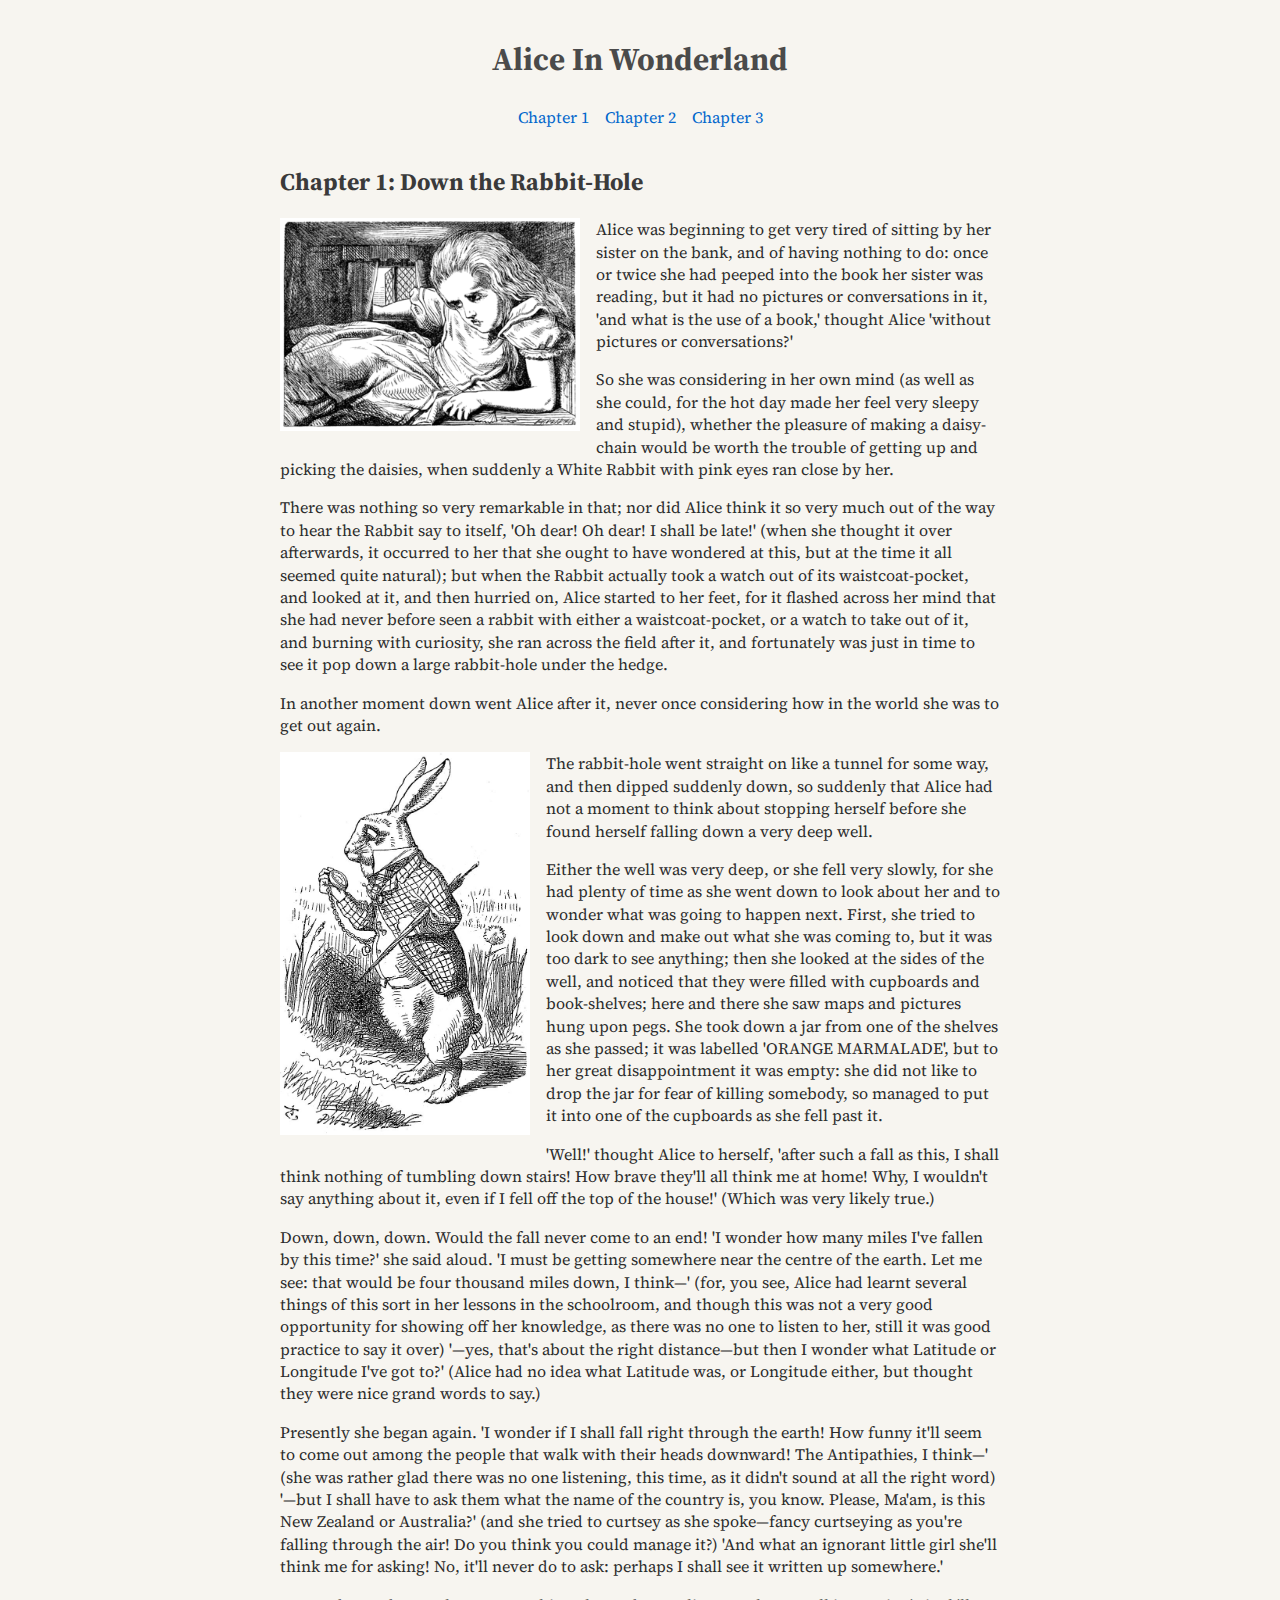
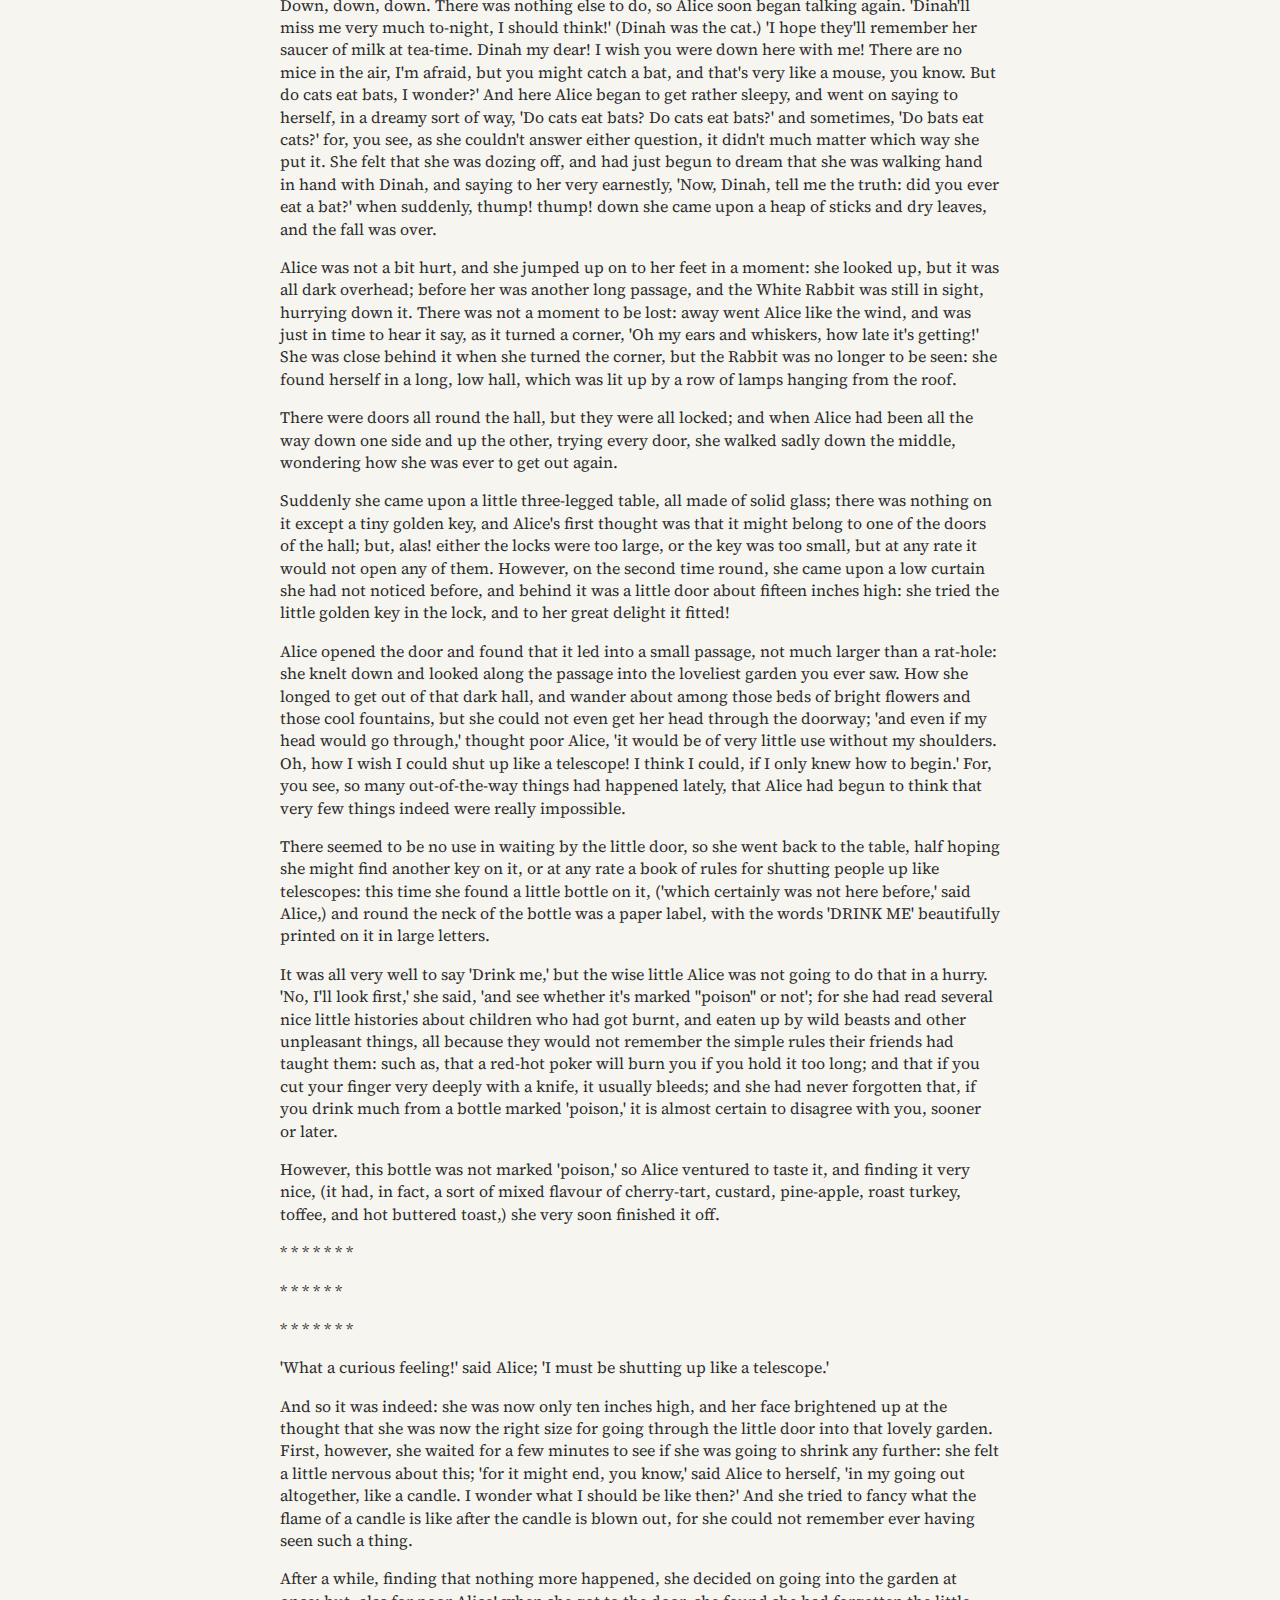
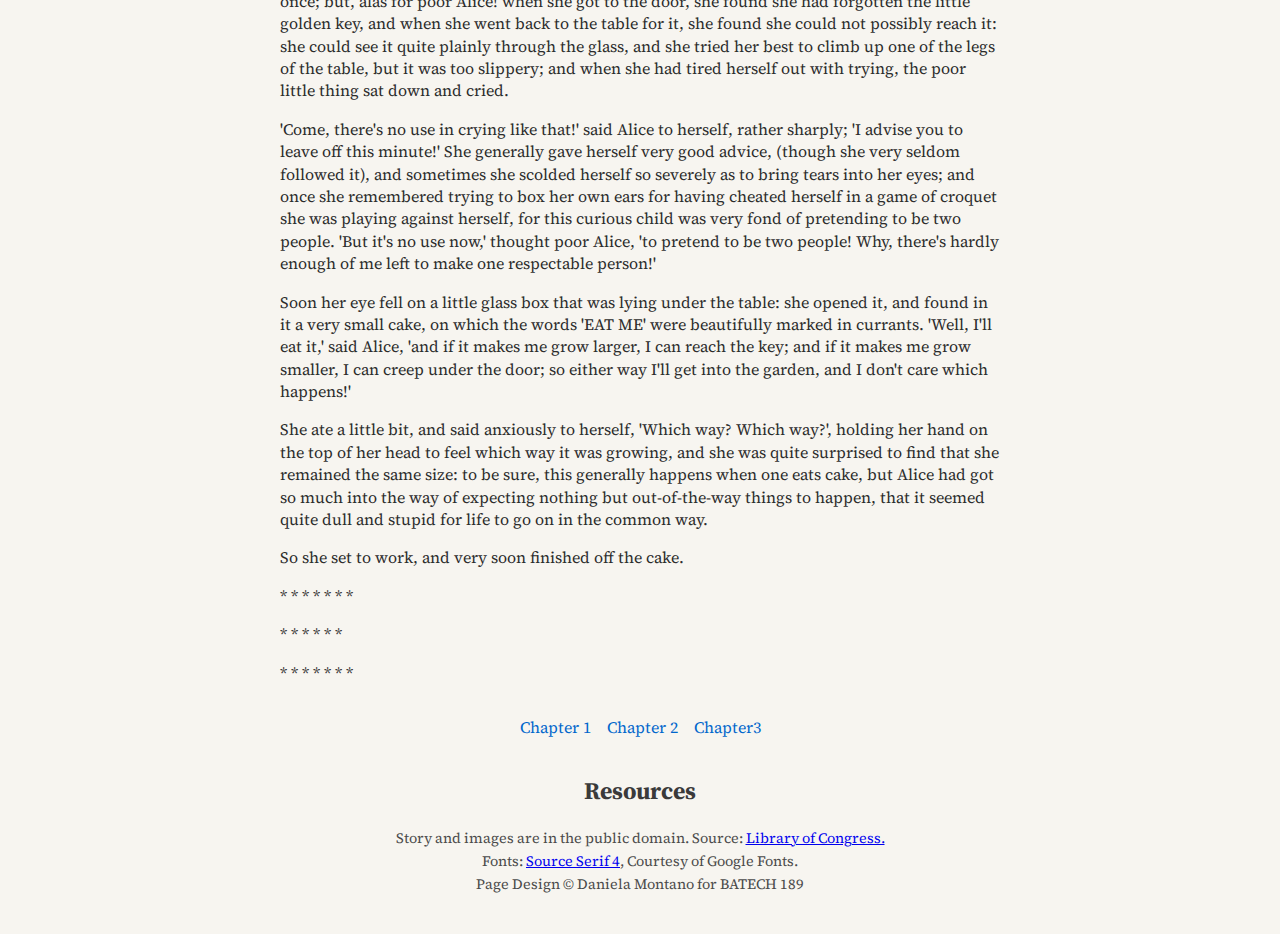
<file: index.html>
<!DOCTYPE html>
<html lang="en">
    <head>
        <meta charset="UTF-8" />
        <title>BATECH 189 Project 4 - Daniela Montano</title>
        <link rel="stylesheet" href="style.css">
        <link rel="preconnect" href="https://fonts.googleapis.com">
        <link rel="preconnect" href="https://fonts.gstatic.com" crossorigin>
        <link href="https://fonts.googleapis.com/css2?family=Source+Serif+4:ital,opsz,wght@0,8..60,200..900;1,8..60,200..900&display=swap" rel="stylesheet">
    </head>
    <body>
    <header>
    <h1>Alice In Wonderland</h1>
</header>

<nav>
    <a href="index.html">Chapter 1</a>
    <a href="chapter2.html">Chapter 2</a>
    <a href="chapter3.html">Chapter 3</a>
</nav>

<main>
    <h2>Chapter 1: Down the Rabbit-Hole</h2>
    <img src="alice_1.png" width="300" alt="Alice lying down" class="float-left">
    <p>Alice was beginning to get very tired of sitting by her sister on the bank, and of having nothing to do: once or twice she had peeped into the book her sister was reading, but it had no pictures or conversations in it, 'and what is the use of a book,' thought Alice 'without pictures or conversations?'</p>
<p>So she was considering in her own mind (as well as she could, for the hot day made her feel very sleepy and stupid), whether the pleasure of making a daisy-chain would be worth the trouble of getting up and picking the daisies, when suddenly a White Rabbit with pink eyes ran close by her.</p>
    <p>There was nothing so very remarkable in that; nor did Alice think it so very much out of the way to hear the Rabbit say to itself, 'Oh dear! Oh dear! I shall be late!' (when she thought it over afterwards, it occurred to her that she ought to have wondered at this, but at the time it all seemed quite natural); but when the Rabbit actually took a watch out of its waistcoat-pocket, and looked at it, and then hurried on, Alice started to her feet, for it flashed across her mind that she had never before seen a rabbit with either a waistcoat-pocket, or a watch to take out of it, and burning with curiosity, she ran across the field after it, and fortunately was just in time to see it pop down a large rabbit-hole under the hedge.</p>
<p>In another moment down went Alice after it, never once considering how in the world she was to get out again.</p>
    <img src="alice_1.jpg" width="250" alt="The White Rabbit" class="float-left">
    <p>The rabbit-hole went straight on like a tunnel for some way, and then dipped suddenly down, so suddenly that Alice had not a moment to think about stopping herself before she found herself falling down a very deep well.</p>
    <p>Either the well was very deep, or she fell very slowly, for she had plenty of time as she went down to look about her and to wonder what was going to happen next. First, she tried to look down and make out what she was coming to, but it was too dark to see anything; then she looked at the sides of the well, and noticed that they were filled with cupboards and book-shelves; here and there she saw maps and pictures hung upon pegs. She took down a jar from one of the shelves as she passed; it was labelled 'ORANGE MARMALADE', but to her great disappointment it was empty: she did not like to drop the jar for fear of killing somebody, so managed to put it into one of the cupboards as she fell past it.</p>
    <p>'Well!' thought Alice to herself, 'after such a fall as this, I shall think nothing of tumbling down stairs! How brave they'll all think me at home! Why, I wouldn't say anything about it, even if I fell off the top of the house!' (Which was very likely true.)</p>
    <p>Down, down, down. Would the fall never come to an end! 'I wonder how many miles I've fallen by this time?' she said aloud. 'I must be getting somewhere near the centre of the earth. Let me see: that would be four thousand miles down, I think—' (for, you see, Alice had learnt several things of this sort in her lessons in the schoolroom, and though this was not a very good opportunity for showing off her knowledge, as there was no one to listen to her, still it was good practice to say it over) '—yes, that's about the right distance—but then I wonder what Latitude or Longitude I've got to?' (Alice had no idea what Latitude was, or Longitude either, but thought they were nice grand words to say.)</p>
    <p>Presently she began again. 'I wonder if I shall fall right through the earth! How funny it'll seem to come out among the people that walk with their heads downward! The Antipathies, I think—' (she was rather glad there was no one listening, this time, as it didn't sound at all the right word) '—but I shall have to ask them what the name of the country is, you know. Please, Ma'am, is this New Zealand or Australia?' (and she tried to curtsey as she spoke—fancy curtseying as you're falling through the air! Do you think you could manage it?) 'And what an ignorant little girl she'll think me for asking! No, it'll never do to ask: perhaps I shall see it written up somewhere.'</p>
    <p>Down, down, down. There was nothing else to do, so Alice soon began talking again. 'Dinah'll miss me very much to-night, I should think!' (Dinah was the cat.) 'I hope they'll remember her saucer of milk at tea-time. Dinah my dear! I wish you were down here with me! There are no mice in the air, I'm afraid, but you might catch a bat, and that's very like a mouse, you know. But do cats eat bats, I wonder?' And here Alice began to get rather sleepy, and went on saying to herself, in a dreamy sort of way, 'Do cats eat bats? Do cats eat bats?' and sometimes, 'Do bats eat cats?' for, you see, as she couldn't answer either question, it didn't much matter which way she put it. She felt that she was dozing off, and had just begun to dream that she was walking hand in hand with Dinah, and saying to her very earnestly, 'Now, Dinah, tell me the truth: did you ever eat a bat?' when suddenly, thump! thump! down she came upon a heap of sticks and dry leaves, and the fall was over.</p>
    <p>Alice was not a bit hurt, and she jumped up on to her feet in a moment: she looked up, but it was all dark overhead; before her was another long passage, and the White Rabbit was still in sight, hurrying down it. There was not a moment to be lost: away went Alice like the wind, and was just in time to hear it say, as it turned a corner, 'Oh my ears and whiskers, how late it's getting!' She was close behind it when she turned the corner, but the Rabbit was no longer to be seen: she found herself in a long, low hall, which was lit up by a row of lamps hanging from the roof.</p>
<p>There were doors all round the hall, but they were all locked; and when Alice had been all the way down one side and up the other, trying every door, she walked sadly down the middle, wondering how she was ever to get out again.</p>
<p>Suddenly she came upon a little three-legged table, all made of solid glass; there was nothing on it except a tiny golden key, and Alice's first thought was that it might belong to one of the doors of the hall; but, alas! either the locks were too large, or the key was too small, but at any rate it would not open any of them. However, on the second time round, she came upon a low curtain she had not noticed before, and behind it was a little door about fifteen inches high: she tried the little golden key in the lock, and to her great delight it fitted!</p>
    <p>Alice opened the door and found that it led into a small passage, not much larger than a rat-hole: she knelt down and looked along the passage into the loveliest garden you ever saw. How she longed to get out of that dark hall, and wander about among those beds of bright flowers and those cool fountains, but she could not even get her head through the doorway; 'and even if my head would go through,' thought poor Alice, 'it would be of very little use without my shoulders. Oh, how I wish I could shut up like a telescope! I think I could, if I only knew how to begin.' For, you see, so many out-of-the-way things had happened lately, that Alice had begun to think that very few things indeed were really impossible.</p>
    <p>There seemed to be no use in waiting by the little door, so she went back to the table, half hoping she might find another key on it, or at any rate a book of rules for shutting people up like telescopes: this time she found a little bottle on it, ('which certainly was not here before,' said Alice,) and round the neck of the bottle was a paper label, with the words 'DRINK ME' beautifully printed on it in large letters.</p>
<p>It was all very well to say 'Drink me,' but the wise little Alice was not going to do that in a hurry. 'No, I'll look first,' she said, 'and see whether it's marked "poison" or not'; for she had read several nice little histories about children who had got burnt, and eaten up by wild beasts and other unpleasant things, all because they would not remember the simple rules their friends had taught them: such as, that a red-hot poker will burn you if you hold it too long; and that if you cut your finger very deeply with a knife, it usually bleeds; and she had never forgotten that, if you drink much from a bottle marked 'poison,' it is almost certain to disagree with you, sooner or later.</p>
 <p>However, this bottle was not marked 'poison,' so Alice ventured to taste it, and finding it very nice, (it had, in fact, a sort of mixed flavour of cherry-tart, custard, pine-apple, roast turkey, toffee, and hot buttered toast,) she very soon finished it off.</p>
    <p> *    *    *    *    *    *    *</p>

    <p>*    *    *    *    *    *</p>

  <p>  *    *    *    *    *    *    *</p>
    <p>'What a curious feeling!' said Alice; 'I must be shutting up like a telescope.'</p>
    <p>And so it was indeed: she was now only ten inches high, and her face brightened up at the thought that she was now the right size for going through the little door into that lovely garden. First, however, she waited for a few minutes to see if she was going to shrink any further: she felt a little nervous about this; 'for it might end, you know,' said Alice to herself, 'in my going out altogether, like a candle. I wonder what I should be like then?' And she tried to fancy what the flame of a candle is like after the candle is blown out, for she could not remember ever having seen such a thing.</p>
    <p>After a while, finding that nothing more happened, she decided on going into the garden at once; but, alas for poor Alice! when she got to the door, she found she had forgotten the little golden key, and when she went back to the table for it, she found she could not possibly reach it: she could see it quite plainly through the glass, and she tried her best to climb up one of the legs of the table, but it was too slippery; and when she had tired herself out with trying, the poor little thing sat down and cried.</p>
    <p>'Come, there's no use in crying like that!' said Alice to herself, rather sharply; 'I advise you to leave off this minute!' She generally gave herself very good advice, (though she very seldom followed it), and sometimes she scolded herself so severely as to bring tears into her eyes; and once she remembered trying to box her own ears for having cheated herself in a game of croquet she was playing against herself, for this curious child was very fond of pretending to be two people. 'But it's no use now,' thought poor Alice, 'to pretend to be two people! Why, there's hardly enough of me left to make one respectable person!'</p>
    <p>Soon her eye fell on a little glass box that was lying under the table: she opened it, and found in it a very small cake, on which the words 'EAT ME' were beautifully marked in currants. 'Well, I'll eat it,' said Alice, 'and if it makes me grow larger, I can reach the key; and if it makes me grow smaller, I can creep under the door; so either way I'll get into the garden, and I don't care which happens!'</p>
<p>She ate a little bit, and said anxiously to herself, 'Which way? Which way?', holding her hand on the top of her head to feel which way it was growing, and she was quite surprised to find that she remained the same size: to be sure, this generally happens when one eats cake, but Alice had got so much into the way of expecting nothing but out-of-the-way things to happen, that it seemed quite dull and stupid for life to go on in the common way.</p>
   <p> So she set to work, and very soon finished off the cake. </p>
    <p>*    *    *    *    *    *    *</p>

    <p> *    *    *    *    *    *</p>

  <p>*    *    *    *    *    *    *</p>
    
    <nav class="bottom">
    <a href="index.html">Chapter 1</a>
    <a href="chapter2.html">Chapter 2</a>
    <a href="chapter3.html">Chapter3</a>   
       </nav>
</main>

        

<footer>
    <h2>Resources</h2>
    <p>
     Story and images are in the public domain. Source:
        <a href="https://www.loc.gov/item/12031272" target="_blank">Library of Congress.</a>
    </p>
    <p>
    Fonts: <a href="https://fonts.google.com/selection/embed" target="_blank">Source Serif 4</a>, Courtesy of Google Fonts.
    </p>
    <p>
    Page Design &copy; Daniela Montano for BATECH 189
    </p>
</footer>
    </body>
</html>
</file>
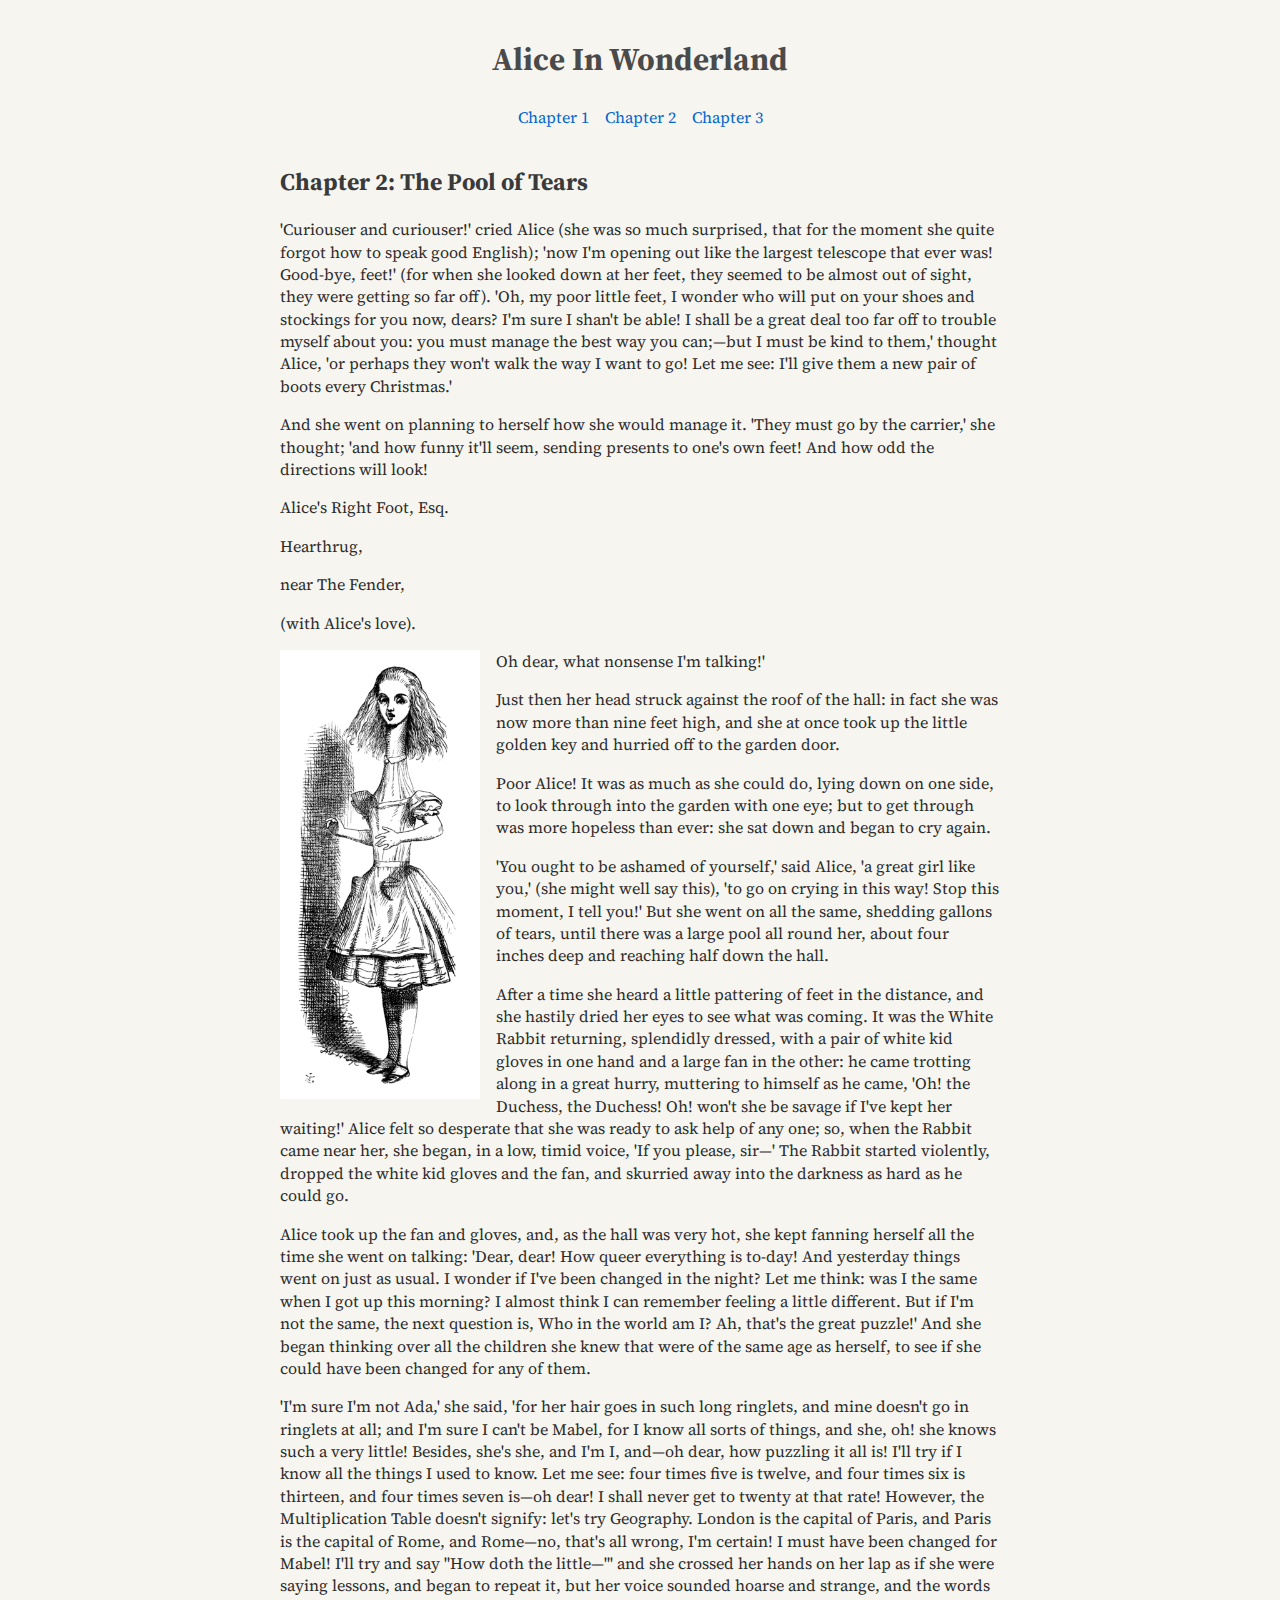
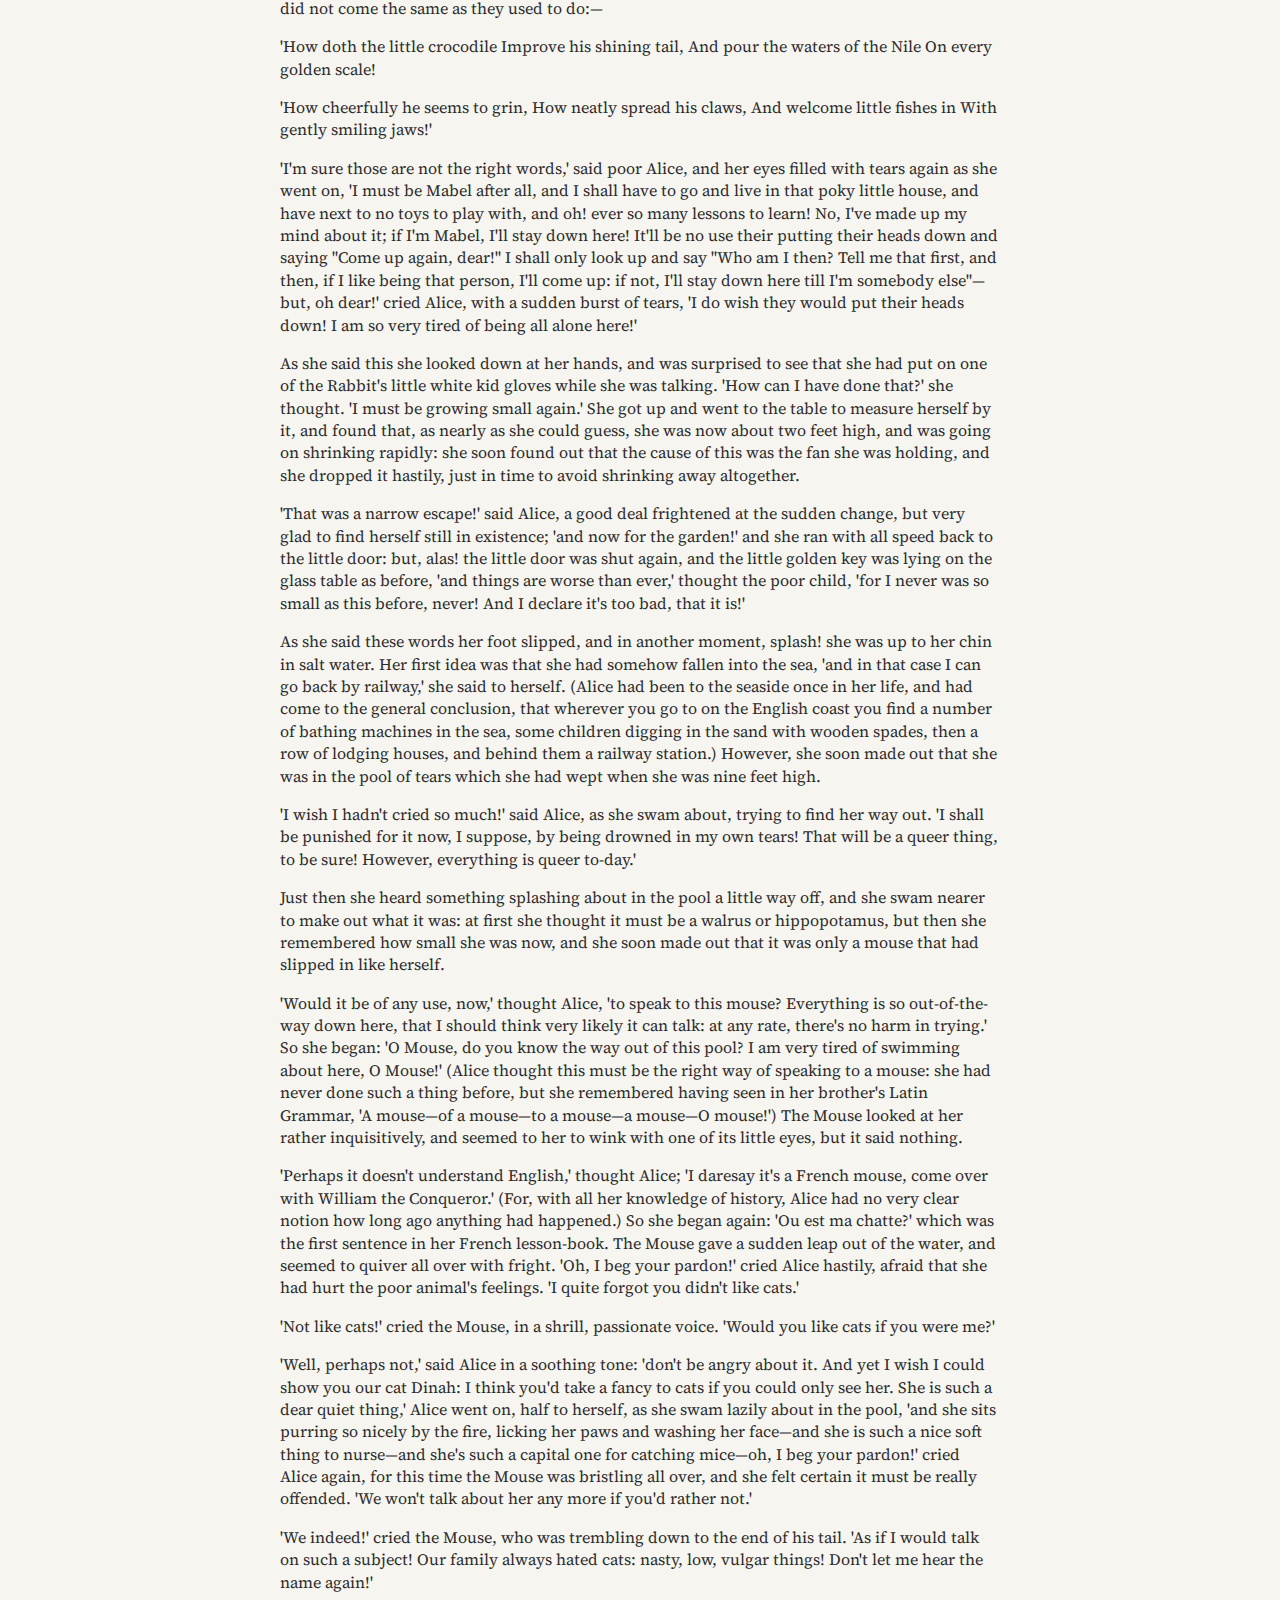
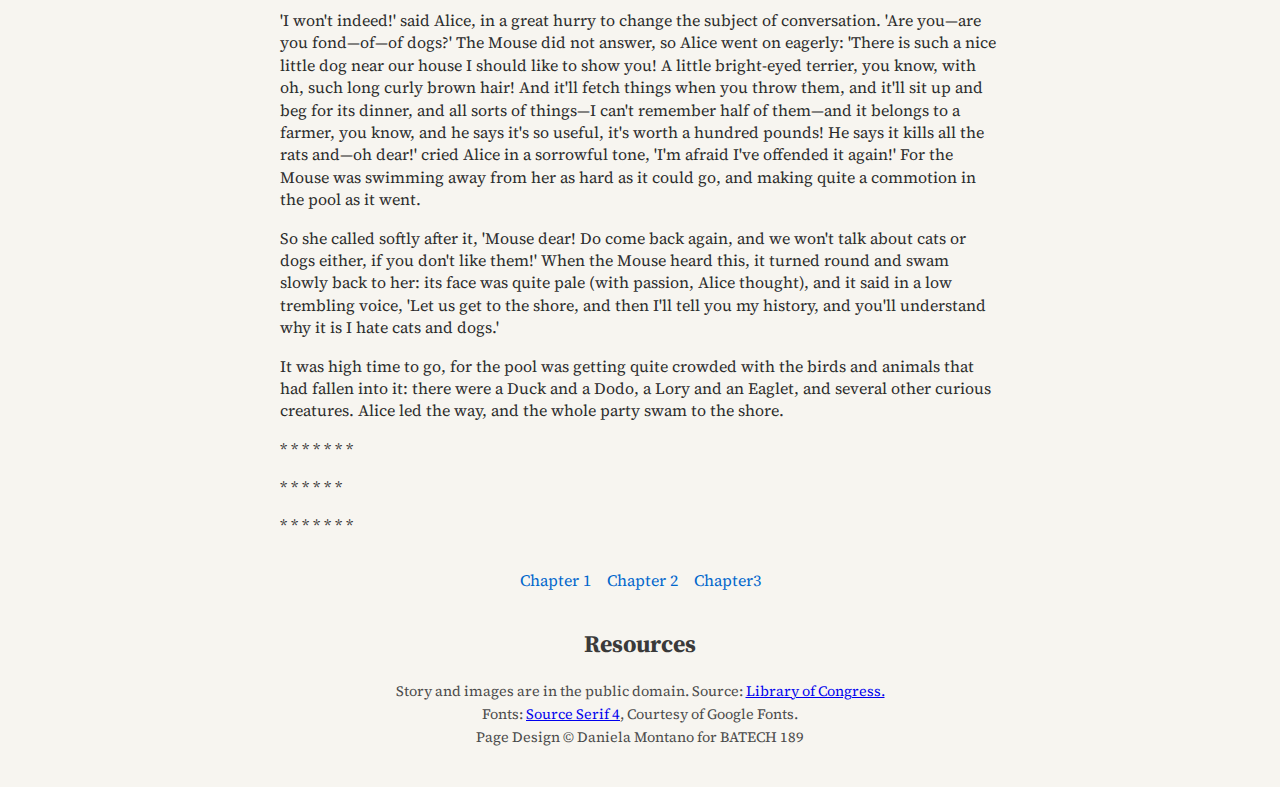
<file: chapter2.html>
<!DOCTYPE html>
<html lang="en">
    <head>
        <meta charset="UTF-8" />
        <title>BATECH 189 Project 4 - Daniela Montano</title>
        <link rel="stylesheet" href="style.css">
    <link rel="preconnect" href="https://fonts.googleapis.com">
<link rel="preconnect" href="https://fonts.gstatic.com" crossorigin>
<link href="https://fonts.googleapis.com/css2?family=Source+Serif+4:ital,opsz,wght@0,8..60,200..900;1,8..60,200..900&display=swap" rel="stylesheet">
    </head>
    <body>
    <header>
    <h1>Alice In Wonderland</h1>
</header>

<nav>
    <a href="index.html">Chapter 1</a>
    <a href="chapter2.html">Chapter 2</a>
    <a href="chapter3.html">Chapter 3</a>
</nav>

<main>
    <h2>Chapter 2: The Pool of Tears</h2>
    <p>
    'Curiouser and curiouser!' cried Alice (she was so much surprised, that for the moment she quite forgot how to speak good English); 'now I'm opening out like the largest telescope that ever was! Good-bye, feet!' (for when she looked down at her feet, they seemed to be almost out of sight, they were getting so far off). 'Oh, my poor little feet, I wonder who will put on your shoes and stockings for you now, dears? I'm sure I shan't be able! I shall be a great deal too far off to trouble myself about you: you must manage the best way you can;—but I must be kind to them,' thought Alice, 'or perhaps they won't walk the way I want to go! Let me see: I'll give them a new pair of boots every Christmas.'</p>
<p>And she went on planning to herself how she would manage it. 'They must go by the carrier,' she thought; 'and how funny it'll seem, sending presents to one's own feet! And how odd the directions will look!</p>
    <p>Alice's Right Foot, Esq.</p>
    <p>  Hearthrug,</p>
    <p>near The Fender,</p>
    <p> (with Alice's love).</p>
        
    <img src="alice_ch2.png" width="200" alt="Alice with extended neck" class="float-left">
        
    <p>Oh dear, what nonsense I'm talking!'</p>
<p>Just then her head struck against the roof of the hall: in fact she was now more than nine feet high, and she at once took up the little golden key and hurried off to the garden door.</p>
<p>Poor Alice! It was as much as she could do, lying down on one side, to look through into the garden with one eye; but to get through was more hopeless than ever: she sat down and began to cry again.</p>
<p>'You ought to be ashamed of yourself,' said Alice, 'a great girl like you,' (she might well say this), 'to go on crying in this way! Stop this moment, I tell you!' But she went on all the same, shedding gallons of tears, until there was a large pool all round her, about four inches deep and reaching half down the hall.</p>
<p>After a time she heard a little pattering of feet in the distance, and she hastily dried her eyes to see what was coming. It was the White Rabbit returning, splendidly dressed, with a pair of white kid gloves in one hand and a large fan in the other: he came trotting along in a great hurry, muttering to himself as he came, 'Oh! the Duchess, the Duchess! Oh! won't she be savage if I've kept her waiting!' Alice felt so desperate that she was ready to ask help of any one; so, when the Rabbit came near her, she began, in a low, timid voice, 'If you please, sir—' The Rabbit started violently, dropped the white kid gloves and the fan, and skurried away into the darkness as hard as he could go.</p>
<p>Alice took up the fan and gloves, and, as the hall was very hot, she kept fanning herself all the time she went on talking: 'Dear, dear! How queer everything is to-day! And yesterday things went on just as usual. I wonder if I've been changed in the night? Let me think: was I the same when I got up this morning? I almost think I can remember feeling a little different. But if I'm not the same, the next question is, Who in the world am I? Ah, that's the great puzzle!' And she began thinking over all the children she knew that were of the same age as herself, to see if she could have been changed for any of them.</p>
<p>'I'm sure I'm not Ada,' she said, 'for her hair goes in such long ringlets, and mine doesn't go in ringlets at all; and I'm sure I can't be Mabel, for I know all sorts of things, and she, oh! she knows such a very little! Besides, she's she, and I'm I, and—oh dear, how puzzling it all is! I'll try if I know all the things I used to know. Let me see: four times five is twelve, and four times six is thirteen, and four times seven is—oh dear! I shall never get to twenty at that rate! However, the Multiplication Table doesn't signify: let's try Geography. London is the capital of Paris, and Paris is the capital of Rome, and Rome—no, that's all wrong, I'm certain! I must have been changed for Mabel! I'll try and say "How doth the little—"' and she crossed her hands on her lap as if she were saying lessons, and began to repeat it, but her voice sounded hoarse and strange, and the words did not come the same as they used to do:—</p>
     <p>'How doth the little crocodile
      Improve his shining tail,
     And pour the waters of the Nile
         On every golden scale!</p>

     <p>'How cheerfully he seems to grin,
      How neatly spread his claws,
     And welcome little fishes in
         With gently smiling jaws!'</p>
<p>'I'm sure those are not the right words,' said poor Alice, and her eyes filled with tears again as she went on, 'I must be Mabel after all, and I shall have to go and live in that poky little house, and have next to no toys to play with, and oh! ever so many lessons to learn! No, I've made up my mind about it; if I'm Mabel, I'll stay down here! It'll be no use their putting their heads down and saying "Come up again, dear!" I shall only look up and say "Who am I then? Tell me that first, and then, if I like being that person, I'll come up: if not, I'll stay down here till I'm somebody else"—but, oh dear!' cried Alice, with a sudden burst of tears, 'I do wish they would put their heads down! I am so very tired of being all alone here!'</p>
<p>As she said this she looked down at her hands, and was surprised to see that she had put on one of the Rabbit's little white kid gloves while she was talking. 'How can I have done that?' she thought. 'I must be growing small again.' She got up and went to the table to measure herself by it, and found that, as nearly as she could guess, she was now about two feet high, and was going on shrinking rapidly: she soon found out that the cause of this was the fan she was holding, and she dropped it hastily, just in time to avoid shrinking away altogether.</p>
<p>'That was a narrow escape!' said Alice, a good deal frightened at the sudden change, but very glad to find herself still in existence; 'and now for the garden!' and she ran with all speed back to the little door: but, alas! the little door was shut again, and the little golden key was lying on the glass table as before, 'and things are worse than ever,' thought the poor child, 'for I never was so small as this before, never! And I declare it's too bad, that it is!'</p>
<p>As she said these words her foot slipped, and in another moment, splash! she was up to her chin in salt water. Her first idea was that she had somehow fallen into the sea, 'and in that case I can go back by railway,' she said to herself. (Alice had been to the seaside once in her life, and had come to the general conclusion, that wherever you go to on the English coast you find a number of bathing machines in the sea, some children digging in the sand with wooden spades, then a row of lodging houses, and behind them a railway station.) However, she soon made out that she was in the pool of tears which she had wept when she was nine feet high.</p>
    <p>'I wish I hadn't cried so much!' said Alice, as she swam about, trying to find her way out. 'I shall be punished for it now, I suppose, by being drowned in my own tears! That will be a queer thing, to be sure! However, everything is queer to-day.'</p>
    <p>Just then she heard something splashing about in the pool a little way off, and she swam nearer to make out what it was: at first she thought it must be a walrus or hippopotamus, but then she remembered how small she was now, and she soon made out that it was only a mouse that had slipped in like herself.</p>
<p>'Would it be of any use, now,' thought Alice, 'to speak to this mouse? Everything is so out-of-the-way down here, that I should think very likely it can talk: at any rate, there's no harm in trying.' So she began: 'O Mouse, do you know the way out of this pool? I am very tired of swimming about here, O Mouse!' (Alice thought this must be the right way of speaking to a mouse: she had never done such a thing before, but she remembered having seen in her brother's Latin Grammar, 'A mouse—of a mouse—to a mouse—a mouse—O mouse!') The Mouse looked at her rather inquisitively, and seemed to her to wink with one of its little eyes, but it said nothing.</p>
    <p>'Perhaps it doesn't understand English,' thought Alice; 'I daresay it's a French mouse, come over with William the Conqueror.' (For, with all her knowledge of history, Alice had no very clear notion how long ago anything had happened.) So she began again: 'Ou est ma chatte?' which was the first sentence in her French lesson-book. The Mouse gave a sudden leap out of the water, and seemed to quiver all over with fright. 'Oh, I beg your pardon!' cried Alice hastily, afraid that she had hurt the poor animal's feelings. 'I quite forgot you didn't like cats.'</p>
    <p>'Not like cats!' cried the Mouse, in a shrill, passionate voice. 'Would you like cats if you were me?'</p>
    <p>'Well, perhaps not,' said Alice in a soothing tone: 'don't be angry about it. And yet I wish I could show you our cat Dinah: I think you'd take a fancy to cats if you could only see her. She is such a dear quiet thing,' Alice went on, half to herself, as she swam lazily about in the pool, 'and she sits purring so nicely by the fire, licking her paws and washing her face—and she is such a nice soft thing to nurse—and she's such a capital one for catching mice—oh, I beg your pardon!' cried Alice again, for this time the Mouse was bristling all over, and she felt certain it must be really offended. 'We won't talk about her any more if you'd rather not.'</p>
    <p>'We indeed!' cried the Mouse, who was trembling down to the end of his tail. 'As if I would talk on such a subject! Our family always hated cats: nasty, low, vulgar things! Don't let me hear the name again!'</p>
    <p>'I won't indeed!' said Alice, in a great hurry to change the subject of conversation. 'Are you—are you fond—of—of dogs?' The Mouse did not answer, so Alice went on eagerly: 'There is such a nice little dog near our house I should like to show you! A little bright-eyed terrier, you know, with oh, such long curly brown hair! And it'll fetch things when you throw them, and it'll sit up and beg for its dinner, and all sorts of things—I can't remember half of them—and it belongs to a farmer, you know, and he says it's so useful, it's worth a hundred pounds! He says it kills all the rats and—oh dear!' cried Alice in a sorrowful tone, 'I'm afraid I've offended it again!' For the Mouse was swimming away from her as hard as it could go, and making quite a commotion in the pool as it went.</p>
    <p>So she called softly after it, 'Mouse dear! Do come back again, and we won't talk about cats or dogs either, if you don't like them!' When the Mouse heard this, it turned round and swam slowly back to her: its face was quite pale (with passion, Alice thought), and it said in a low trembling voice, 'Let us get to the shore, and then I'll tell you my history, and you'll understand why it is I hate cats and dogs.'</p>
<p>It was high time to go, for the pool was getting quite crowded with the birds and animals that had fallen into it: there were a Duck and a Dodo, a Lory and an Eaglet, and several other curious creatures. Alice led the way, and the whole party swam to the shore.</p>
<p>* * * * * * *</p>       
<p>* * * * * *</p>   
<p>* * * * * * *</p>    
    <nav class="bottom">
    <a href="index.html">Chapter 1</a>
    <a href="chapter2.html">Chapter 2</a>
    <a href="chapter3.html">Chapter3</a>   
       </nav>
        </main>
        
<footer>
    <h2>Resources</h2>
    <p>
     Story and images are in the public domain. Source:
        <a href="https://www.loc.gov/item/12031272" target="_blank">Library of Congress.</a>
    </p>
    <p>
    Fonts: <a href="https://fonts.google.com/selection/embed" target="_blank">Source Serif 4</a>, Courtesy of Google Fonts.
    </p>
    <p>
    Page Design &copy; Daniela Montano for BATECH 189
    </p>
</footer>
    </body>
</html>
</file>
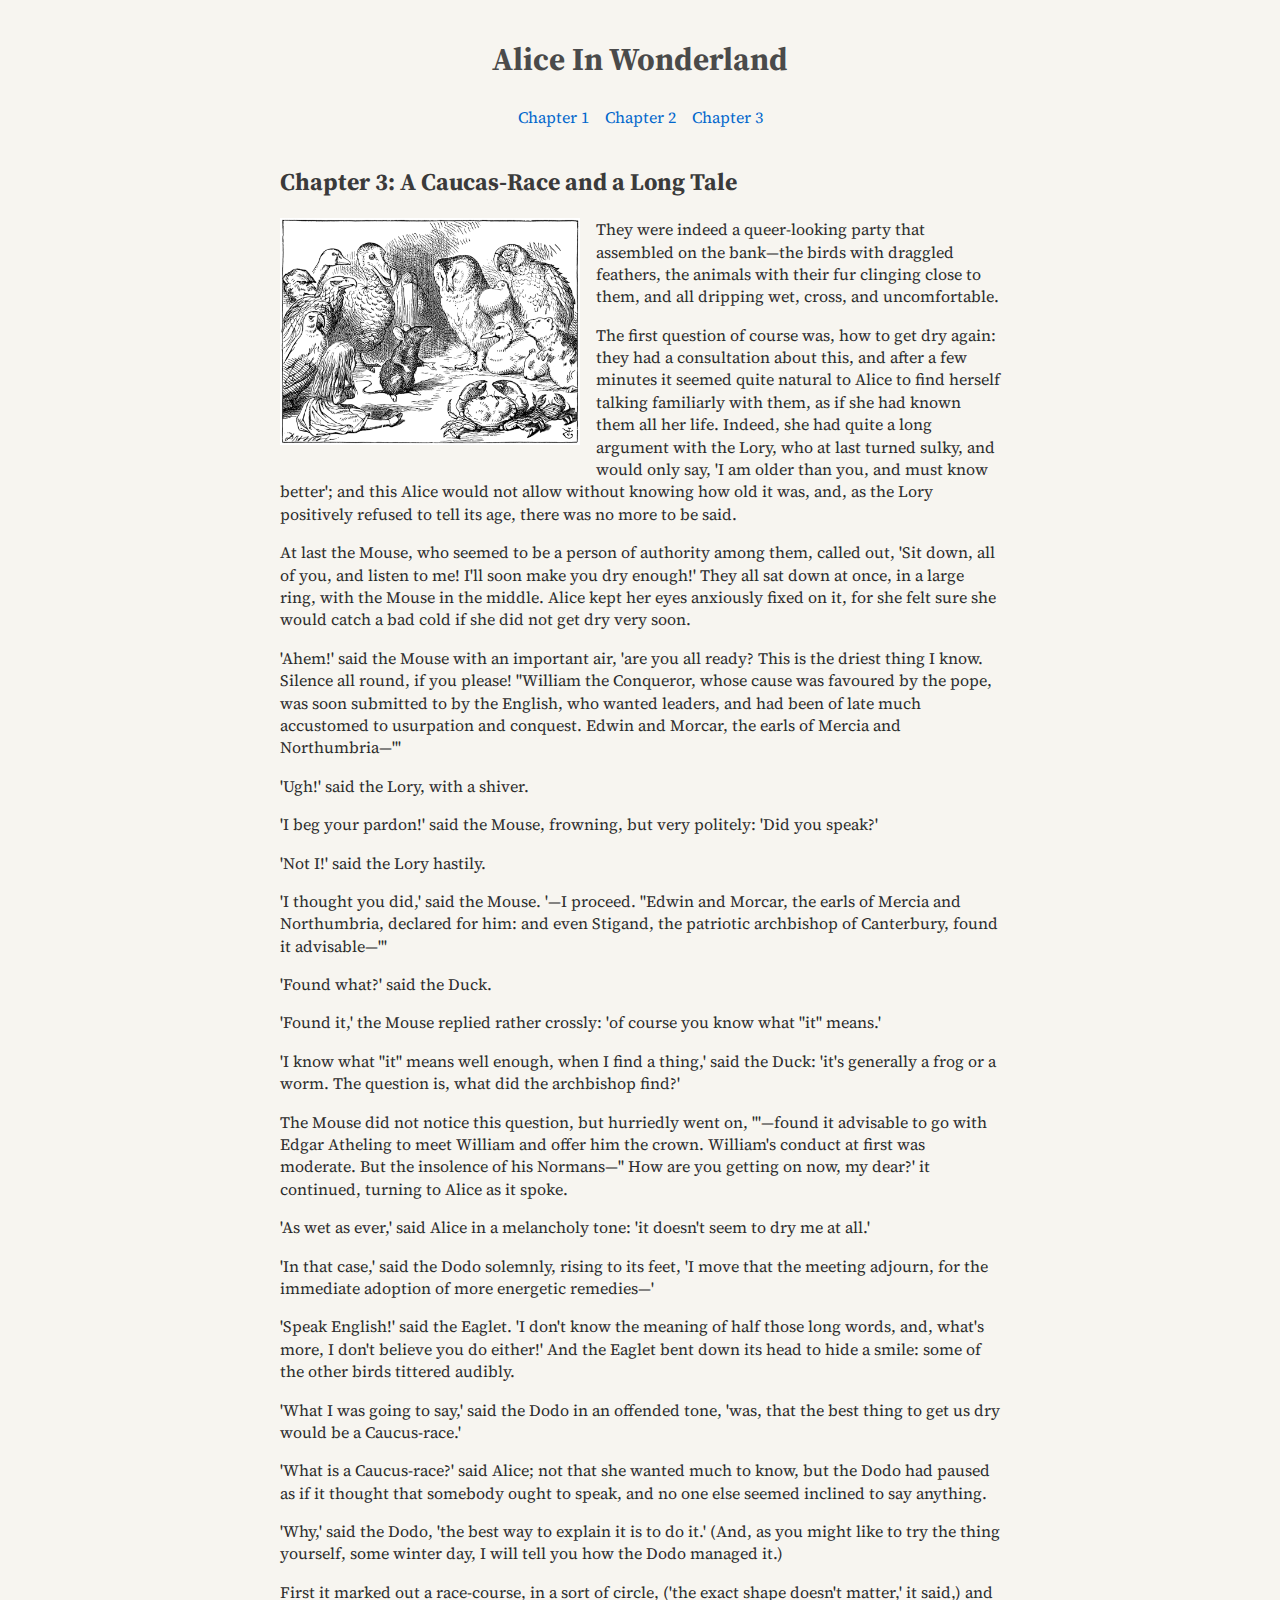
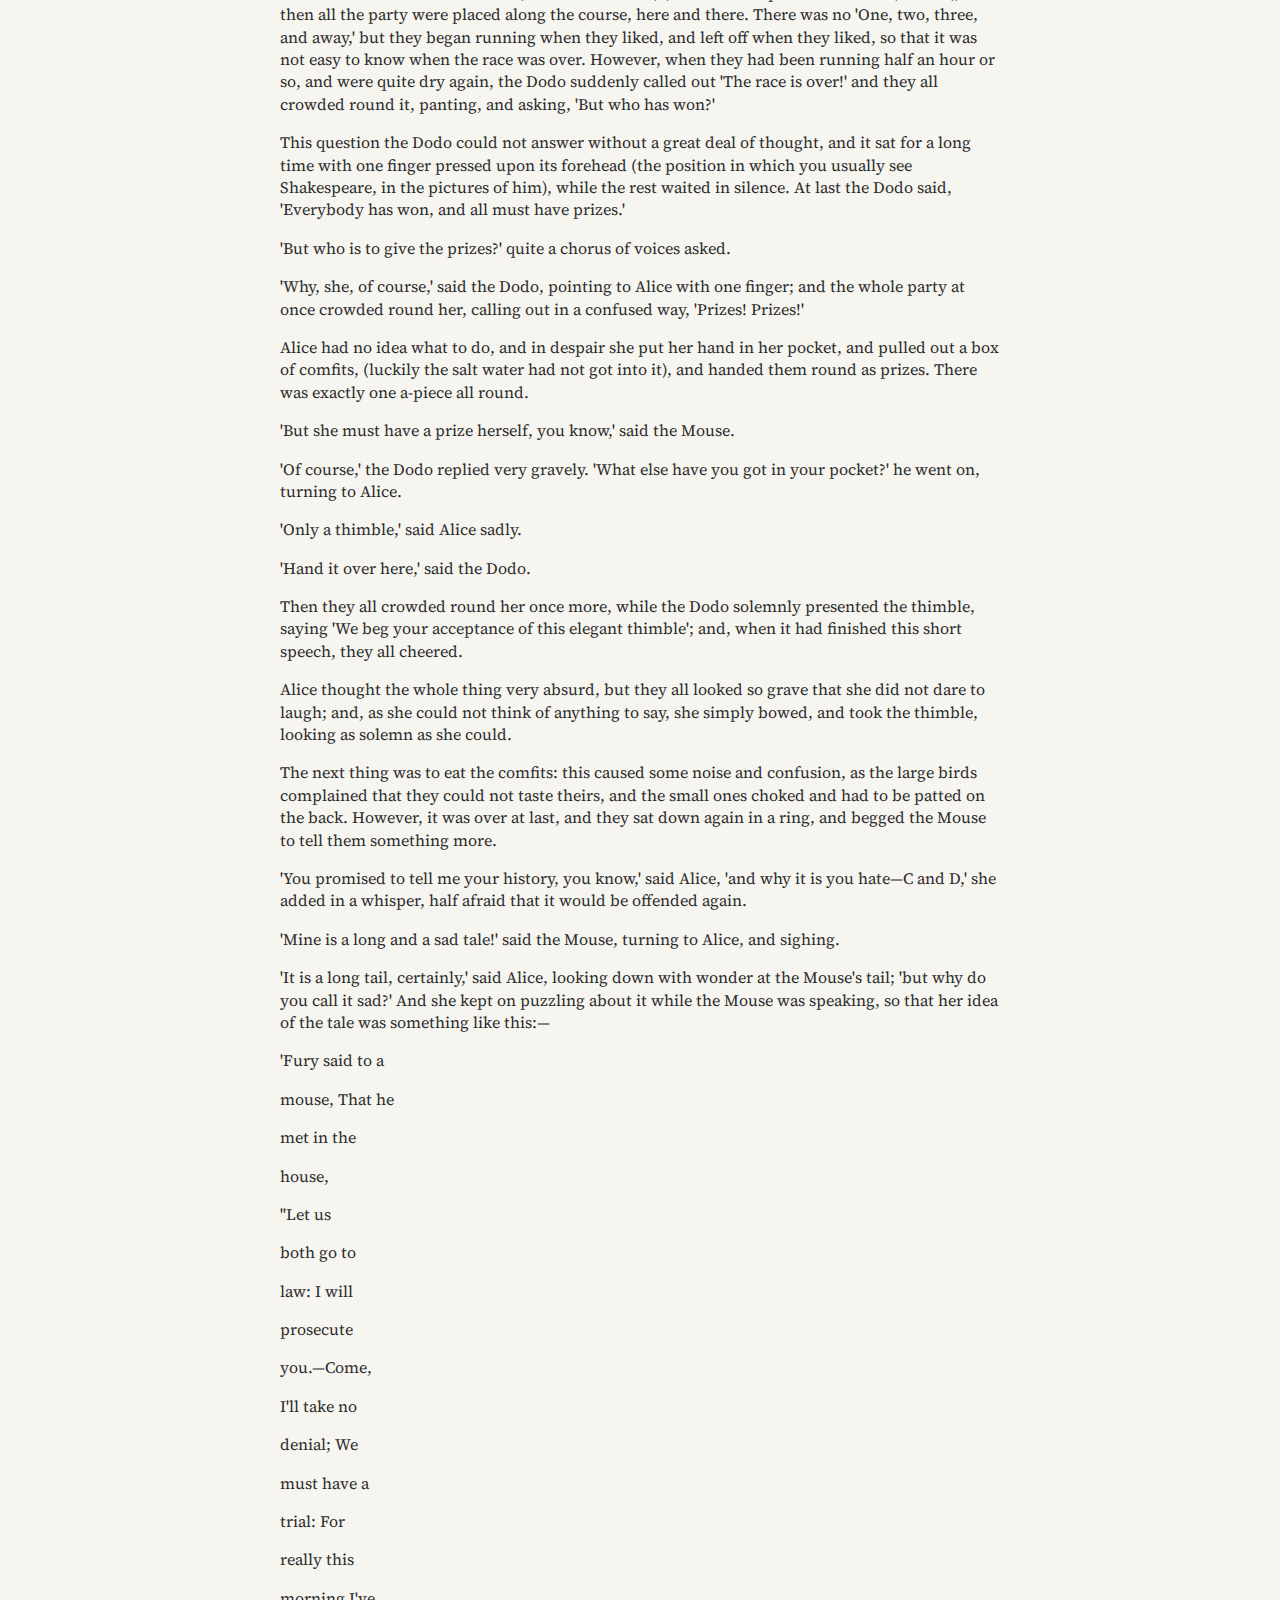
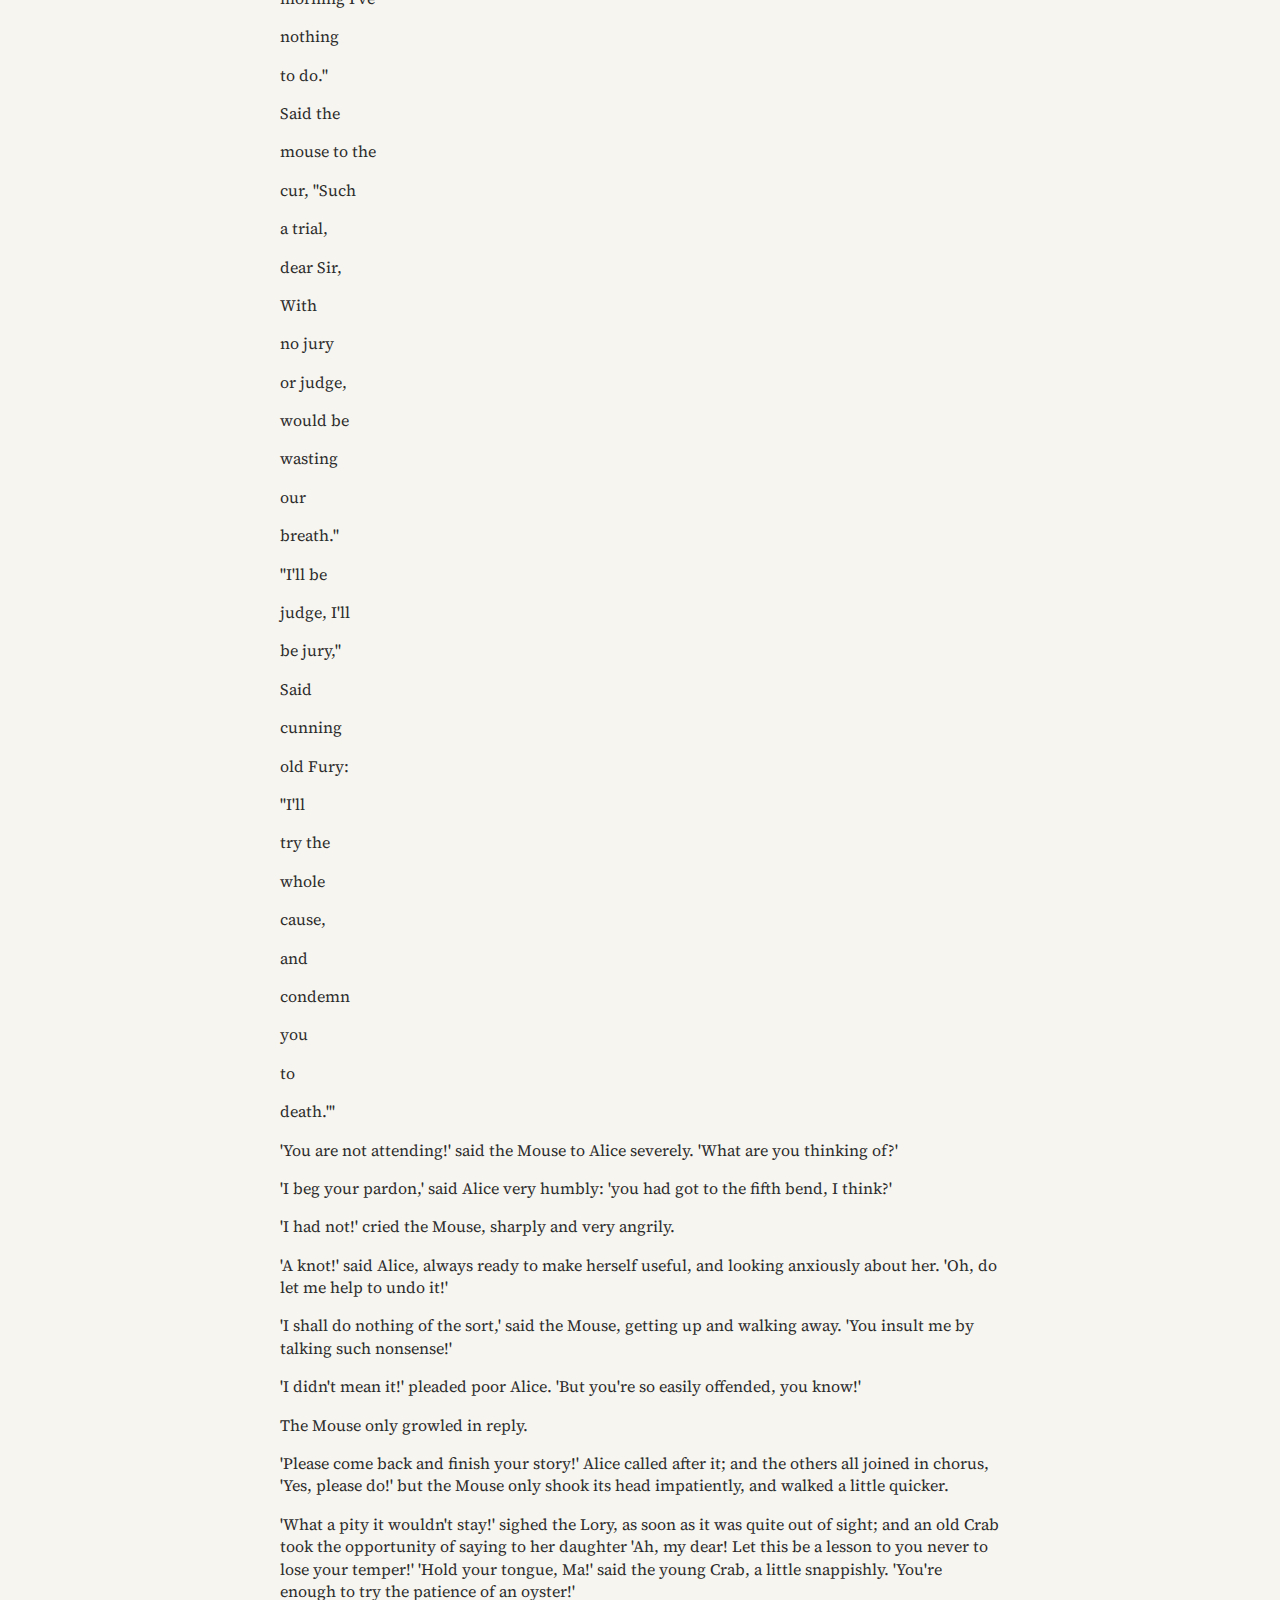
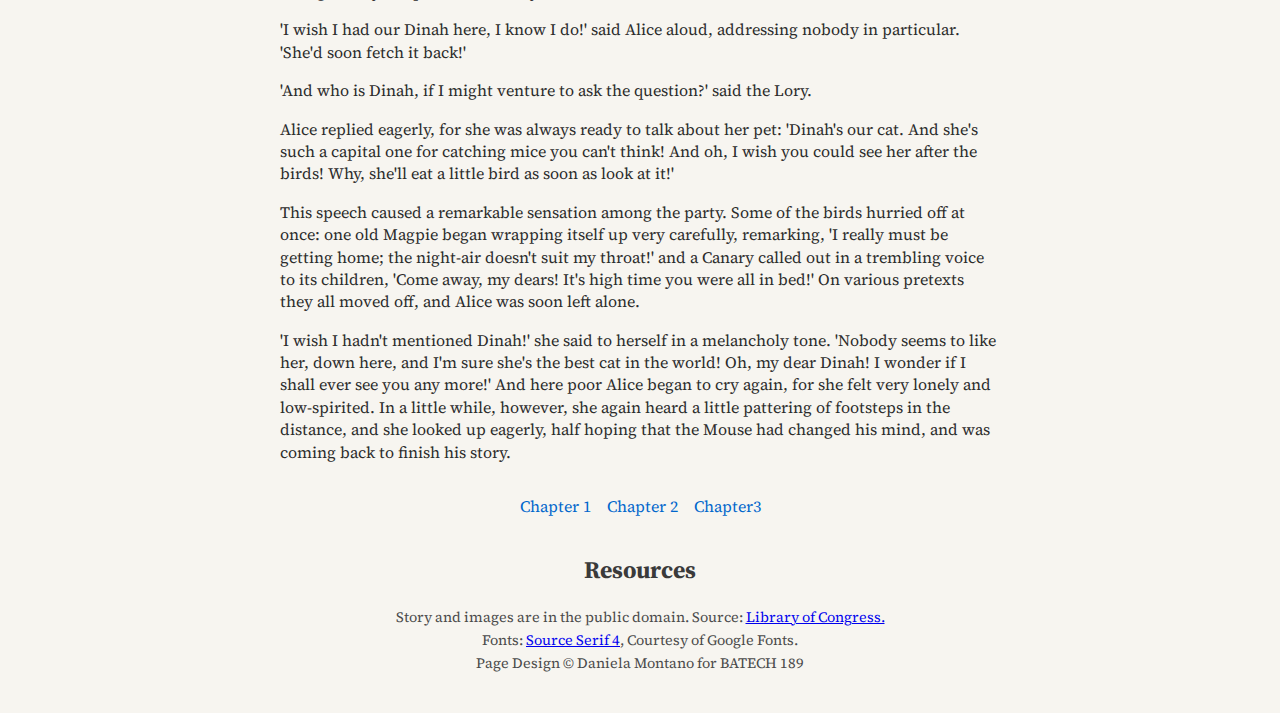
<file: chapter3.html>
<!DOCTYPE html>
<html lang="en">
    <head>
        <meta charset="UTF-8" />
        <title>BATECH 189 Project 4 - Daniela Montano</title>
        <link rel="stylesheet" href="style.css">
    <link rel="preconnect" href="https://fonts.googleapis.com">
<link rel="preconnect" href="https://fonts.gstatic.com" crossorigin>
<link href="https://fonts.googleapis.com/css2?family=Source+Serif+4:ital,opsz,wght@0,8..60,200..900;1,8..60,200..900&display=swap" rel="stylesheet">
    </head>
    <body>
    <header>
    <h1>Alice In Wonderland</h1>
</header>

<nav>
<a href="index.html">Chapter 1</a>
<a href="chapter2.html">Chapter 2</a>
<a href="chapter3.html">Chapter 3</a>
</nav>

<main>
    <h2>Chapter 3: A Caucas-Race and a Long Tale</h2>
    <p>
    <img src="alice_3.png" width="300" alt="Alice lying down" class="float-left">
    <p>They were indeed a queer-looking party that assembled on the bank—the birds with draggled feathers, the animals with their fur clinging close to them, and all dripping wet, cross, and uncomfortable.</p>
    <p>The first question of course was, how to get dry again: they had a consultation about this, and after a few minutes it seemed quite natural to Alice to find herself talking familiarly with them, as if she had known them all her life. Indeed, she had quite a long argument with the Lory, who at last turned sulky, and would only say, 'I am older than you, and must know better'; and this Alice would not allow without knowing how old it was, and, as the Lory positively refused to tell its age, there was no more to be said.</p>
    <p>At last the Mouse, who seemed to be a person of authority among them, called out, 'Sit down, all of you, and listen to me! I'll soon make you dry enough!' They all sat down at once, in a large ring, with the Mouse in the middle. Alice kept her eyes anxiously fixed on it, for she felt sure she would catch a bad cold if she did not get dry very soon.</p>
    <p>'Ahem!' said the Mouse with an important air, 'are you all ready? This is the driest thing I know. Silence all round, if you please! "William the Conqueror, whose cause was favoured by the pope, was soon submitted to by the English, who wanted leaders, and had been of late much accustomed to usurpation and conquest. Edwin and Morcar, the earls of Mercia and Northumbria—"'</p>
    <p>'Ugh!' said the Lory, with a shiver.</p>
    <p>'I beg your pardon!' said the Mouse, frowning, but very politely: 'Did you speak?'</p>
    <p>'Not I!' said the Lory hastily.</p>
    <p>'I thought you did,' said the Mouse. '—I proceed. "Edwin and Morcar, the earls of Mercia and Northumbria, declared for him: and even Stigand, the patriotic archbishop of Canterbury, found it advisable—"'</p>
    <p>'Found what?' said the Duck.</p>
    <p>'Found it,' the Mouse replied rather crossly: 'of course you know what "it" means.'</p>
    <p>'I know what "it" means well enough, when I find a thing,' said the Duck: 'it's generally a frog or a worm. The question is, what did the archbishop find?'</p>
    <p>The Mouse did not notice this question, but hurriedly went on, '"—found it advisable to go with Edgar Atheling to meet William and offer him the crown. William's conduct at first was moderate. But the insolence of his Normans—" How are you getting on now, my dear?' it continued, turning to Alice as it spoke.</p>
    <p>'As wet as ever,' said Alice in a melancholy tone: 'it doesn't seem to dry me at all.'</p>
    <p>'In that case,' said the Dodo solemnly, rising to its feet, 'I move that the meeting adjourn, for the immediate adoption of more energetic remedies—'</p>
    <p>'Speak English!' said the Eaglet. 'I don't know the meaning of half those long words, and, what's more, I don't believe you do either!' And the Eaglet bent down its head to hide a smile: some of the other birds tittered audibly.</p>
    <p>'What I was going to say,' said the Dodo in an offended tone, 'was, that the best thing to get us dry would be a Caucus-race.'</p>
    <p>'What is a Caucus-race?' said Alice; not that she wanted much to know, but the Dodo had paused as if it thought that somebody ought to speak, and no one else seemed inclined to say anything.</p>
    <p>'Why,' said the Dodo, 'the best way to explain it is to do it.' (And, as you might like to try the thing yourself, some winter day, I will tell you how the Dodo managed it.)</p>
    <p>First it marked out a race-course, in a sort of circle, ('the exact shape doesn't matter,' it said,) and then all the party were placed along the course, here and there. There was no 'One, two, three, and away,' but they began running when they liked, and left off when they liked, so that it was not easy to know when the race was over. However, when they had been running half an hour or so, and were quite dry again, the Dodo suddenly called out 'The race is over!' and they all crowded round it, panting, and asking, 'But who has won?'</p>
    <p>This question the Dodo could not answer without a great deal of thought, and it sat for a long time with one finger pressed upon its forehead (the position in which you usually see Shakespeare, in the pictures of him), while the rest waited in silence. At last the Dodo said, 'Everybody has won, and all must have prizes.'</p>
    <p>'But who is to give the prizes?' quite a chorus of voices asked.</p>
    <p>'Why, she, of course,' said the Dodo, pointing to Alice with one finger; and the whole party at once crowded round her, calling out in a confused way, 'Prizes! Prizes!'</p>
    <p>Alice had no idea what to do, and in despair she put her hand in her pocket, and pulled out a box of comfits, (luckily the salt water had not got into it), and handed them round as prizes. There was exactly one a-piece all round.</p>
    <p>'But she must have a prize herself, you know,' said the Mouse.</p>
    <p>'Of course,' the Dodo replied very gravely. 'What else have you got in your pocket?' he went on, turning to Alice.</p>
    <p>'Only a thimble,' said Alice sadly.</p>
    <p>'Hand it over here,' said the Dodo.</p>
    <p>Then they all crowded round her once more, while the Dodo solemnly presented the thimble, saying 'We beg your acceptance of this elegant thimble'; and, when it had finished this short speech, they all cheered.</p>
    <p>Alice thought the whole thing very absurd, but they all looked so grave that she did not dare to laugh; and, as she could not think of anything to say, she simply bowed, and took the thimble, looking as solemn as she could.</p>
    <p>The next thing was to eat the comfits: this caused some noise and confusion, as the large birds complained that they could not taste theirs, and the small ones choked and had to be patted on the back. However, it was over at last, and they sat down again in a ring, and begged the Mouse to tell them something more.</p>
    <p>'You promised to tell me your history, you know,' said Alice, 'and why it is you hate—C and D,' she added in a whisper, half afraid that it would be offended again.</p>
    <p>'Mine is a long and a sad tale!' said the Mouse, turning to Alice, and sighing.</p>
<p>'It is a long tail, certainly,' said Alice, looking down with wonder at the Mouse's tail; 'but why do you call it sad?' And she kept on puzzling about it while the Mouse was speaking, so that her idea of the tale was something like this:—</p>

    <p>'Fury said to a</p>
    <p>mouse, That he</p>
    <p>met in the</p>
    <p>house,</p>
    <p>"Let us</p>
    <p>both go to</p>
    <p>law: I will</p>
        <p>prosecute</p>
    <p>you.—Come,</p>
    <p>I'll take no</p>
    <p>denial; We</p>
    <p>must have a</p>
    <p>trial: For</p>
    <p>really this</p>
    <p>morning I've</p>
    <p>nothing</p>
    <p>to do."</p>
    <p>Said the</p>
    <p>mouse to the</p>
    <p>cur, "Such</p>
    <p>a trial,</p>
    <p>dear Sir,</p>
    <p>With</p>
    <p>no jury</p>
    <p>or judge,</p>
    <p>would be</p>
    <p>wasting</p>
    <p>our</p>
    <p>breath."</p>
    <p>"I'll be</p>
    <p>judge, I'll</p>
    <p>be jury,"</p>
    <p>Said</p>
    <p>cunning</p>
    <p>old Fury:</p>
    <p>"I'll</p>
    <p>try the</p>
    <p>whole</p>
    <p>cause,</p>
    <p>and</p>
    <p>condemn</p>
    <p>you</p>
    <p>to</p>
    <p>death."'</p>
    <p>'You are not attending!' said the Mouse to Alice severely. 'What are you thinking of?'</p>
    <p>'I beg your pardon,' said Alice very humbly: 'you had got to the fifth bend, I think?'</p>
    <p>'I had not!' cried the Mouse, sharply and very angrily.</p>
    <p>'A knot!' said Alice, always ready to make herself useful, and looking anxiously about her. 'Oh, do let me help to undo it!'</p>
    <p>'I shall do nothing of the sort,' said the Mouse, getting up and walking away. 'You insult me by talking such nonsense!'</p>
    <p>'I didn't mean it!' pleaded poor Alice. 'But you're so easily offended, you know!'</p>
    <p>The Mouse only growled in reply.</p>
    <p>'Please come back and finish your story!' Alice called after it; and the others all joined in chorus, 'Yes, please do!' but the Mouse only shook its head impatiently, and walked a little quicker.</p>
    <p>'What a pity it wouldn't stay!' sighed the Lory, as soon as it was quite out of sight; and an old Crab took the opportunity of saying to her daughter 'Ah, my dear! Let this be a lesson to you never to lose your temper!' 'Hold your tongue, Ma!' said the young Crab, a little snappishly. 'You're enough to try the patience of an oyster!'</p>
    <p>'I wish I had our Dinah here, I know I do!' said Alice aloud, addressing nobody in particular. 'She'd soon fetch it back!'</p>
    <p>'And who is Dinah, if I might venture to ask the question?' said the Lory.</p>
    <p>Alice replied eagerly, for she was always ready to talk about her pet: 'Dinah's our cat. And she's such a capital one for catching mice you can't think! And oh, I wish you could see her after the birds! Why, she'll eat a little bird as soon as look at it!'</p>
    <p>This speech caused a remarkable sensation among the party. Some of the birds hurried off at once: one old Magpie began wrapping itself up very carefully, remarking, 'I really must be getting home; the night-air doesn't suit my throat!' and a Canary called out in a trembling voice to its children, 'Come away, my dears! It's high time you were all in bed!' On various pretexts they all moved off, and Alice was soon left alone.</p>
<p>'I wish I hadn't mentioned Dinah!' she said to herself in a melancholy tone. 'Nobody seems to like her, down here, and I'm sure she's the best cat in the world! Oh, my dear Dinah! I wonder if I shall ever see you any more!' And here poor Alice began to cry again, for she felt very lonely and low-spirited. In a little while, however, she again heard a little pattering of footsteps in the distance, and she looked up eagerly, half hoping that the Mouse had changed his mind, and was coming back to finish his story.
    </p>
       <nav class="bottom">
    <a href="index.html">Chapter 1</a>
    <a href="chapter2.html">Chapter 2</a>
    <a href="chapter3.html">Chapter3</a>   
       </nav>
        </main>
        
<footer>
    <h2>Resources</h2>
    <p>
     Story and images are in the public domain. Source:
        <a href="https://www.loc.gov/item/12031272" target="_blank">Library of Congress.</a>
    </p>
    <p>
    Fonts: <a href="https://fonts.google.com/selection/embed" target="_blank">Source Serif 4</a>, Courtesy of Google Fonts.
    </p>
    <p>
    Page Design &copy; Daniela Montano for BATECH 189
    </p>
</footer>
    </body>
</html>
</file>
<file: style.css>
body {
  font-family: 'Source Serif 4', serif;
  line-height: 1.4;
  max-width: 45em;
  margin: 0 auto;
  padding: 1em;
  color: #2b2b2b;
  background-color: #f7f5f0;
  text-align: left;
}

header, footer {
  text-align: center;
  margin-bottom: 1.5em;
}

h1 {
  color: #4a4a4a;
  margin-bottom: 0.5em;
}

h2 {
  color: #3a3a3a;
  margin-top: 1.5em;
}

nav {
  display: flex;
  justify-content: center;
  gap: 1em;
  margin-bottom: 1em;
}

nav.bottom {
  margin-top: 2em;
  margin-bottom: 2em;
}

nav a {
  text-decoration: none;
  color: #0066cc;
}

nav a:hover {
  text-decoration: underline;
}

img.float-left {
  float: left;
  margin: 0 1em 1em 0;
  max-width: 50%;
}

footer p {
  font-size: 0.9em;
  color: #4a4a4a;
  margin: 0.2em 0;
}
</file>
